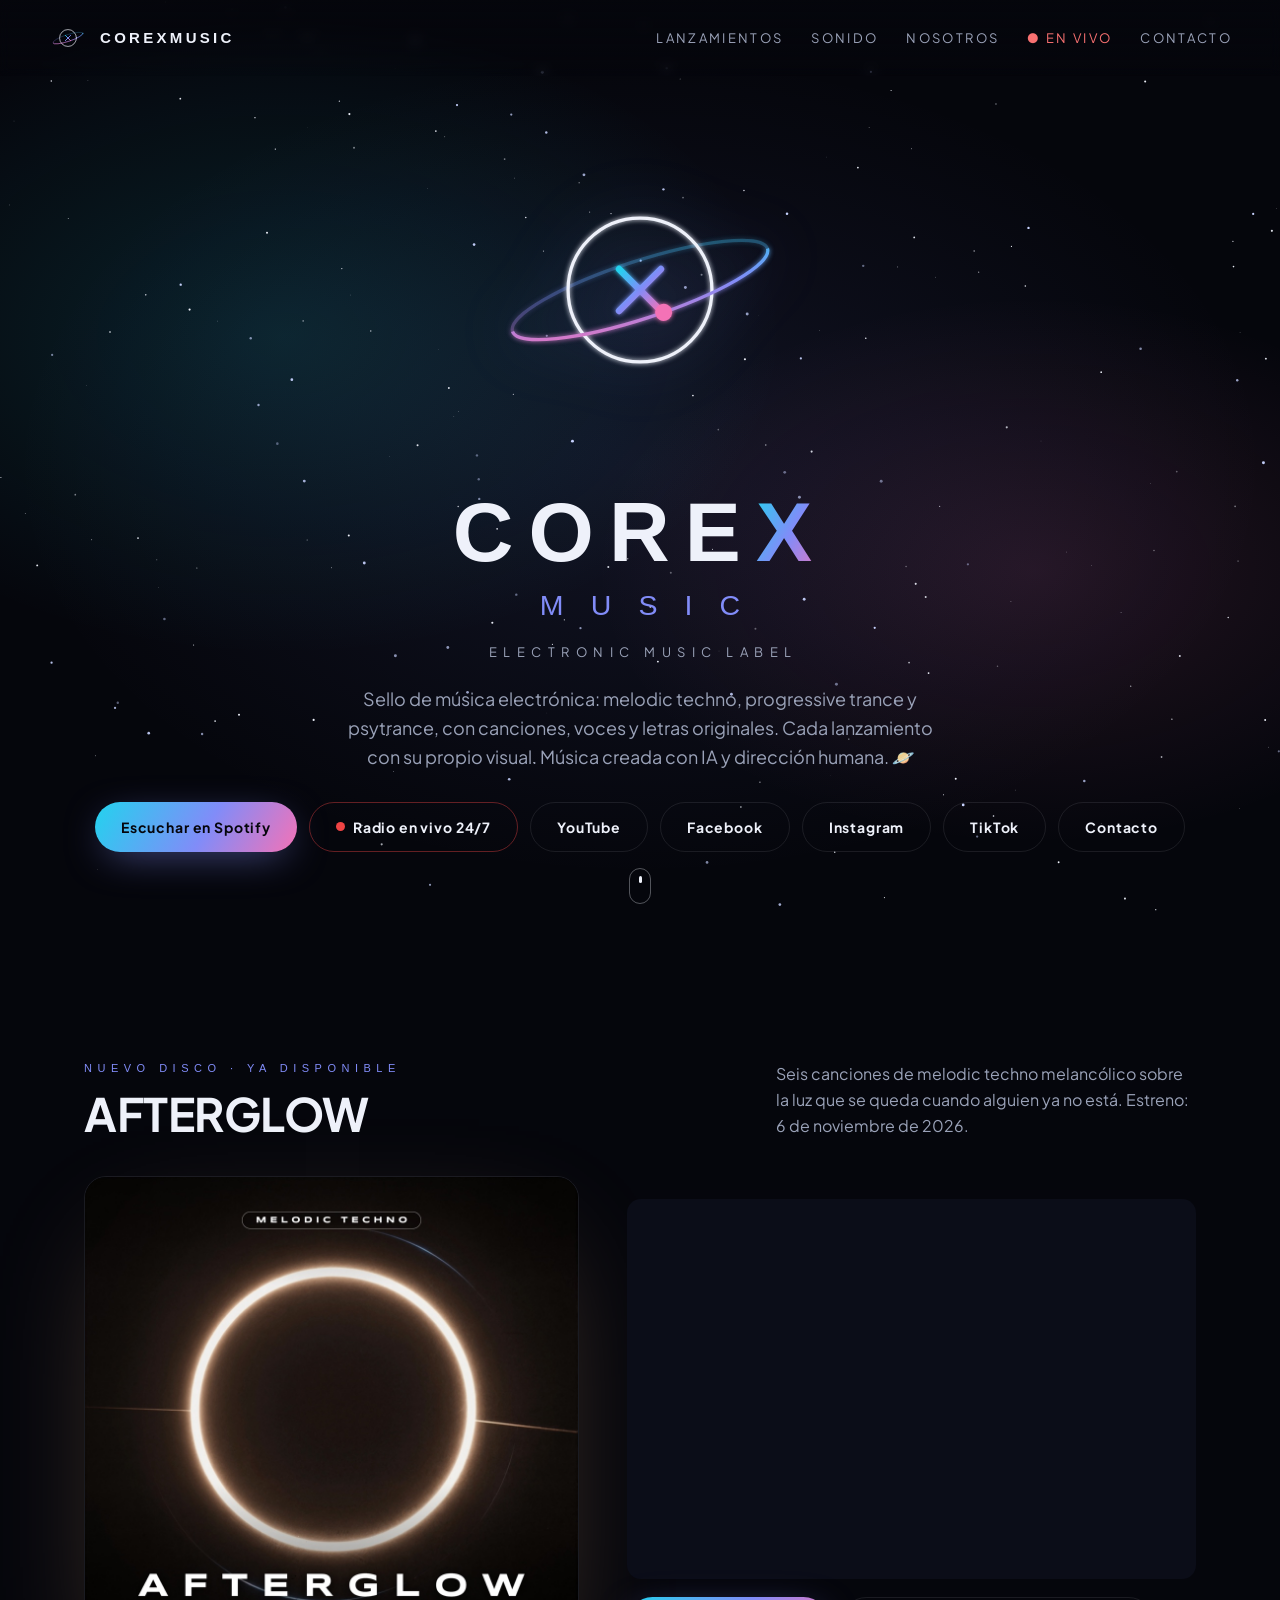
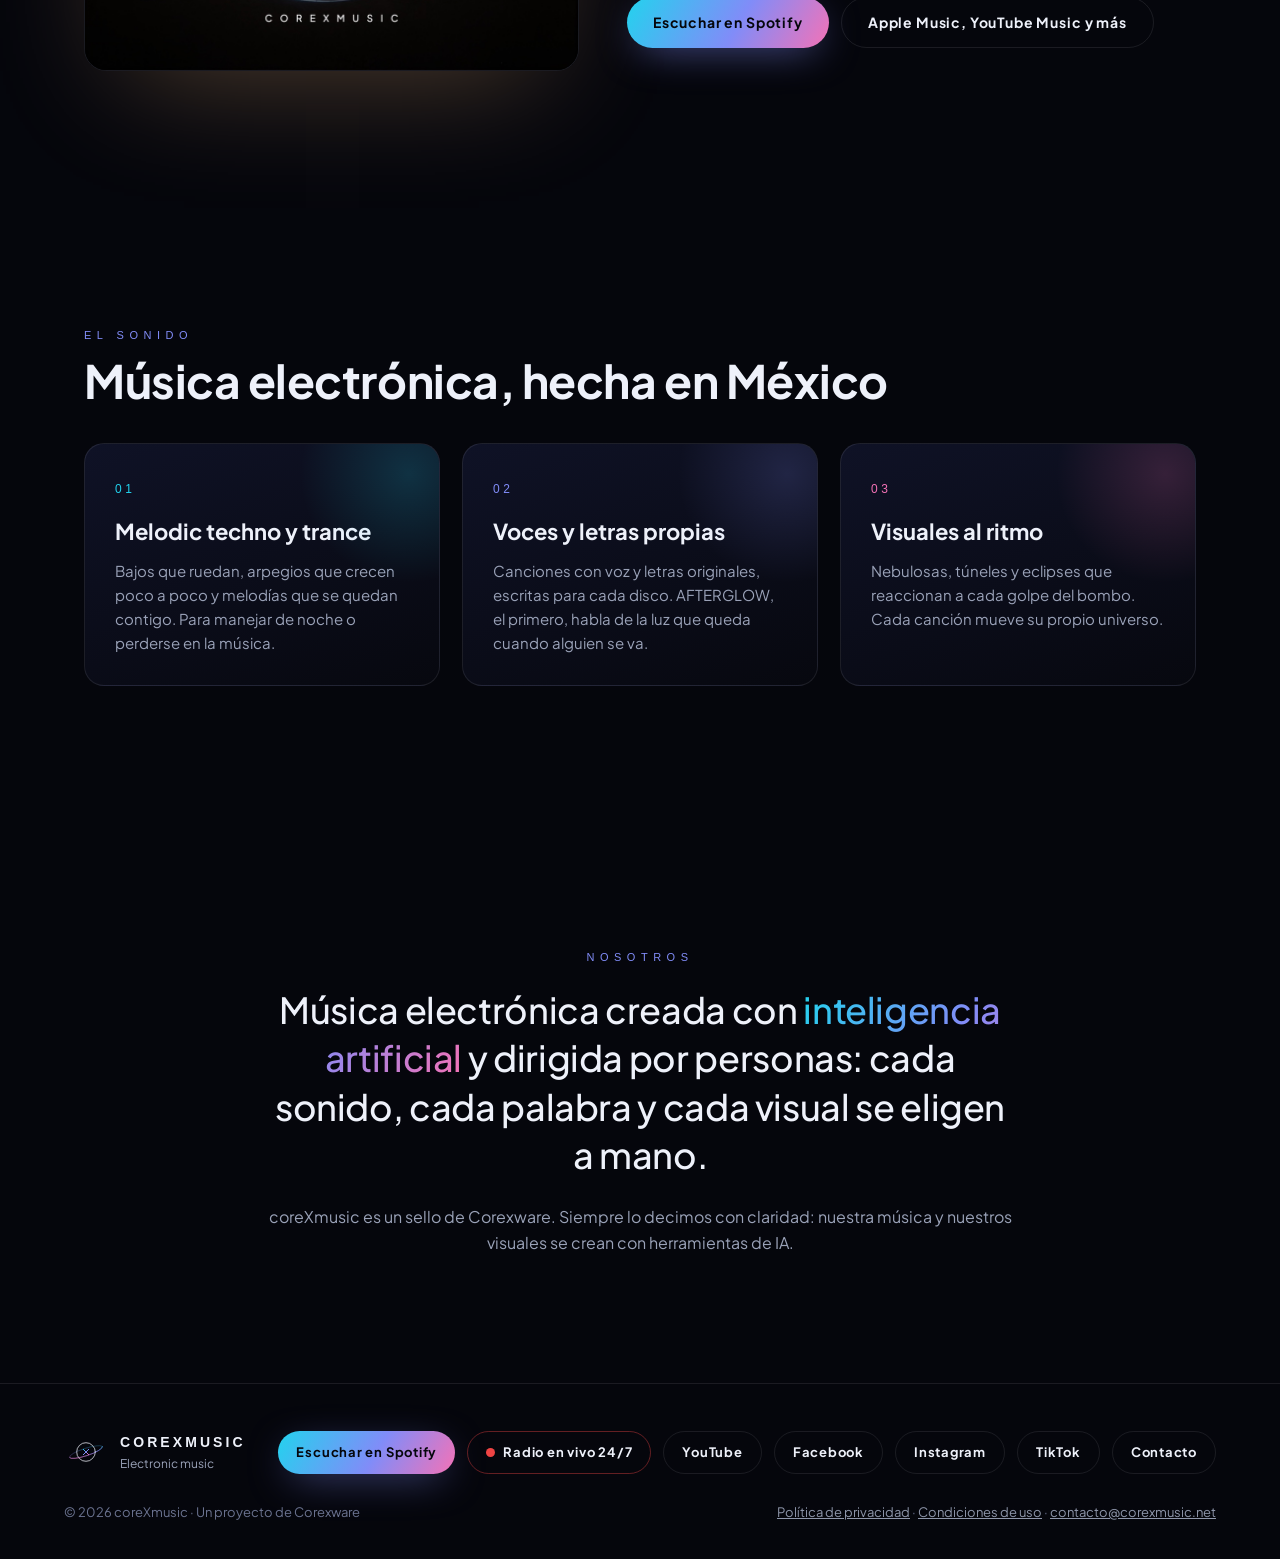
<file: index.html>
<!doctype html>
<html lang="es">
<head>
<meta charset="utf-8">
<meta name="viewport" content="width=device-width, initial-scale=1">
<title>coreXmusic · Electronic Music</title>
<meta name="description" content="Sello de progressive trance: canciones con voz y letras originales en español y en inglés. Cada lanzamiento con su propio visual. Música creada con IA y dirección humana. 🪐">
<meta property="og:title" content="coreXmusic · Electronic Music">
<meta property="og:description" content="Sello de progressive trance: canciones con voz y letras originales en español y en inglés. Cada lanzamiento con su propio visual. Música creada con IA y dirección humana. 🪐">
<meta property="og:image" content="https://corexmusic.net/compartir.jpg">
<meta property="og:type" content="music.musician">
<meta name="theme-color" content="#05060c">
<link rel="icon" href="icono.png" type="image/png">
<link rel="preconnect" href="https://fonts.googleapis.com">
<link rel="preconnect" href="https://fonts.gstatic.com" crossorigin>
<link href="https://fonts.googleapis.com/css2?family=Plus+Jakarta+Sans:wght@400;500;700&family=Syncopate:wght@400;700&display=swap" rel="stylesheet">
<style>
:root{--fondo:#05060c;--panel:#0b0d1a;--linea:rgba(238,241,250,.09);--texto:#eef1fa;--suave:#9aa2b8;--cian:#22D3EE;--violeta:#818CF8;--rosa:#F472B6}
*{box-sizing:border-box;margin:0;padding:0}
html{scroll-behavior:smooth}
body{background:var(--fondo);color:var(--texto);font-family:"Plus Jakarta Sans",system-ui,sans-serif;line-height:1.6;-webkit-font-smoothing:antialiased;overflow-x:hidden}
a{color:inherit}
.marca{font-family:Syncopate,sans-serif;letter-spacing:.22em;text-transform:uppercase}
/* barra */
nav{position:fixed;inset:0 0 auto 0;z-index:20;display:flex;align-items:center;justify-content:space-between;padding:18px clamp(16px,4vw,48px);background:linear-gradient(#05060ccc,#05060c00);backdrop-filter:blur(6px)}
nav .logo{display:flex;align-items:center;gap:12px;text-decoration:none}
nav .logo img{width:40px;height:40px}
nav .logo span{font-size:15px;font-weight:700}
nav .links{display:flex;gap:28px;font-size:13px;letter-spacing:.18em;text-transform:uppercase}
nav .links a{text-decoration:none;color:var(--suave);transition:color .2s}
nav .links a:hover{color:var(--texto)}
/* portada */
.hero{position:relative;min-height:100svh;display:grid;place-items:center;text-align:center;padding:120px 16px 80px;overflow:hidden}
#cielo{position:absolute;inset:0;width:100%;height:100%}
.hero::before{content:"";position:absolute;inset:-20%;background:radial-gradient(40% 35% at 30% 40%,#22d3ee22,transparent 70%),radial-gradient(35% 30% at 72% 58%,#f472b61f,transparent 70%),radial-gradient(50% 45% at 50% 50%,#818cf81a,transparent 70%);animation:deriva 18s ease-in-out infinite alternate;pointer-events:none}
@keyframes deriva{to{transform:translate3d(3%,-2%,0) scale(1.06)}}
.hero .contenido{position:relative;z-index:2;display:grid;justify-items:center;gap:22px}
.planeta{width:min(340px,70vw);height:auto;filter:drop-shadow(0 0 30px #818cf855);animation:respira 6s ease-in-out infinite}
@keyframes respira{50%{filter:drop-shadow(0 0 46px #818cf888)}}
.hero h1{font-family:Syncopate,sans-serif;font-weight:700;font-size:clamp(34px,7vw,84px);letter-spacing:.18em;line-height:1.05;margin-top:6px}
.hero h1 b{background:linear-gradient(120deg,var(--cian),var(--violeta),var(--rosa));-webkit-background-clip:text;background-clip:text;color:transparent}
.hero h1 .music{display:block;font-size:.34em;letter-spacing:.95em;padding-left:.95em;margin-top:.5em;color:var(--violeta);font-weight:400}
.hero .lema{font-size:clamp(11px,1.2vw,13px);letter-spacing:.5em;color:var(--suave);padding-left:.5em;text-transform:uppercase}
.hero p.gancho{max-width:620px;color:var(--suave);font-size:clamp(15px,1.7vw,18px)}
.botones{display:flex;flex-wrap:wrap;gap:12px;justify-content:center;margin-top:8px}
.boton{display:inline-flex;align-items:center;gap:8px;padding:13px 26px;border-radius:999px;text-decoration:none;font-weight:700;font-size:14px;letter-spacing:.06em;background:linear-gradient(120deg,var(--cian),var(--violeta) 55%,var(--rosa));color:#05060c;box-shadow:0 10px 40px -12px #818cf8aa;transition:transform .2s,box-shadow .2s}
.boton:hover{transform:translateY(-2px);box-shadow:0 16px 50px -12px #f472b6aa}
.boton.secundario{background:transparent;color:var(--texto);border:1px solid var(--linea);box-shadow:none}
.boton.secundario:hover{border-color:#818cf888}
.bajar{position:absolute;bottom:28px;left:50%;transform:translateX(-50%);z-index:2;width:22px;height:36px;border:1.5px solid #eef1fa55;border-radius:12px}
.bajar::after{content:"";position:absolute;left:50%;top:7px;width:3px;height:7px;margin-left:-1.5px;border-radius:2px;background:var(--texto);animation:raton 1.8s infinite}
@keyframes raton{60%{transform:translateY(10px);opacity:0}}
/* secciones */
section{padding:clamp(70px,10vw,130px) clamp(16px,5vw,64px);max-width:1240px;margin:0 auto}
.titulo{display:flex;align-items:end;justify-content:space-between;gap:20px;margin-bottom:38px;flex-wrap:wrap}
.titulo small{display:block;font-family:Syncopate,sans-serif;font-size:11px;letter-spacing:.5em;color:var(--violeta);margin-bottom:10px}
.titulo h2{font-size:clamp(28px,4vw,46px);font-weight:700;letter-spacing:-.01em;line-height:1.1}
.titulo p{color:var(--suave);max-width:420px}
/* lanzamientos */
.discos{display:grid;grid-template-columns:repeat(5,1fr);gap:20px}
@media (max-width:1100px){.discos{grid-template-columns:repeat(3,1fr)}}
@media (max-width:700px){.discos{grid-template-columns:repeat(2,1fr);gap:14px}}
.disco{position:relative;border-radius:18px;overflow:hidden;background:var(--panel);border:1px solid var(--linea);transition:transform .35s,border-color .35s}
.disco:hover{transform:translateY(-6px);border-color:#818cf866}
.disco .arte{position:relative;aspect-ratio:1;overflow:hidden}
.disco .arte img{width:100%;height:100%;object-fit:cover;transition:transform 1.2s}
.disco:hover .arte img{transform:scale(1.08)}
.disco .arte::after{content:"";position:absolute;inset:0;background:linear-gradient(transparent 55%,#05060ccc)}
.disco .sello{position:absolute;top:12px;left:12px;z-index:1;font-size:10px;letter-spacing:.3em;text-transform:uppercase;padding:5px 10px;border-radius:99px;background:#05060caa;border:1px solid var(--linea);backdrop-filter:blur(6px)}
.disco .info{padding:16px 18px 18px}
.disco .info b{display:block;font-size:16px}
.disco .info span{font-size:13px;color:var(--suave)}
.proximo{text-align:center;max-width:760px}
.proximo h2{font-family:Syncopate,sans-serif;font-size:clamp(28px,4.5vw,52px);letter-spacing:.14em;margin:16px 0 14px}
.proximo p{color:var(--suave)}
/* radio en vivo (6 nov 2026) */
.boton.radio{border-color:#ef444466}
.boton.radio:hover{border-color:#ef4444}
.punto{width:9px;height:9px;border-radius:50%;background:#ef4444;box-shadow:0 0 0 0 #ef4444aa;animation:latido 1.6s infinite}
@keyframes latido{70%{box-shadow:0 0 0 9px #ef444400}100%{box-shadow:0 0 0 0 #ef444400}}
nav .links a.vivo{color:#f87171}
/* disco (6 nov 2026) */
.album{display:grid;grid-template-columns:minmax(0,1fr) minmax(0,1.15fr);gap:clamp(20px,4vw,48px);align-items:center}
.album .portada{display:block;border-radius:22px;overflow:hidden;border:1px solid var(--linea);box-shadow:0 40px 120px -40px #f4b77a55}
.album .portada img{display:block;width:100%;height:auto;transition:transform 1.2s}
.album .portada:hover img{transform:scale(1.04)}
.album iframe{border-radius:14px;display:block;margin-bottom:18px;background:#0b0d18}
@media (max-width:800px){.album{grid-template-columns:1fr}}
/* sonido */
.pilares{display:grid;grid-template-columns:repeat(auto-fit,minmax(250px,1fr));gap:22px}
.pilar{padding:30px;border-radius:20px;background:linear-gradient(160deg,#0f1226,#07080f);border:1px solid var(--linea);position:relative;overflow:hidden}
.pilar::before{content:"";position:absolute;width:220px;height:220px;right:-80px;top:-80px;border-radius:50%;background:radial-gradient(var(--c),transparent 70%);opacity:.18}
.pilar .num{font-family:Syncopate,sans-serif;font-size:12px;letter-spacing:.3em;color:var(--c)}
.pilar h3{font-size:22px;margin:14px 0 10px}
.pilar p{color:var(--suave);font-size:15px}
/* manifiesto */
.manifiesto{text-align:center;max-width:880px}
.manifiesto blockquote{font-size:clamp(22px,3.2vw,36px);line-height:1.35;font-weight:500;letter-spacing:-.01em}
.manifiesto blockquote em{font-style:normal;background:linear-gradient(120deg,var(--cian),var(--violeta),var(--rosa));-webkit-background-clip:text;background-clip:text;color:transparent}
.manifiesto p{margin-top:24px;color:var(--suave)}
/* pie */
footer{border-top:1px solid var(--linea);padding:46px clamp(16px,5vw,64px) 36px}
.pie{max-width:1240px;margin:0 auto;display:flex;flex-wrap:wrap;gap:28px;align-items:center;justify-content:space-between}
.pie .logo{display:flex;align-items:center;gap:12px}
.pie .logo img{width:44px}
.pie .botones{margin:0}
.pie .boton{padding:10px 18px;font-size:13px}
.legal{max-width:1240px;margin:28px auto 0;font-size:13px;color:#6b7390;display:flex;flex-wrap:wrap;gap:8px 18px;justify-content:space-between}
.legal a{color:#8e96aa}
/* aparecer al bajar */
.aparece{opacity:0;transform:translateY(24px);transition:opacity .9s,transform .9s}
.aparece.visible{opacity:1;transform:none}
@media (max-width:760px){nav .links{display:none}}
@media (prefers-reduced-motion:reduce){*{animation:none!important;transition:none!important}.aparece{opacity:1;transform:none}}
</style>
</head>
<body>
<nav><a class="logo" href="#inicio"><img src="planeta.svg" alt=""><span class="marca">coreXmusic</span></a>
  <div class="links"><a href="#lanzamientos">Lanzamientos</a><a href="#sonido">Sonido</a><a href="#nosotros">Nosotros</a><a href="https://www.youtube.com/@corexmusicnet/live" rel="noopener" class="vivo">● En vivo</a><a href="mailto:contacto@corexmusic.net">Contacto</a></div></nav>

<header class="hero" id="inicio">
  <canvas id="cielo" aria-hidden="true"></canvas>
  <div class="contenido">
    <svg class="planeta" viewBox="-260 -260 520 520" role="img" aria-label="coreXmusic">
      <defs>
        <linearGradient id="g" x1="0" y1="0" x2="1" y2="1"><stop offset="0" stop-color="#22D3EE"/><stop offset=".5" stop-color="#818CF8"/><stop offset="1" stop-color="#F472B6"/></linearGradient>
        <linearGradient id="g2" x1="0" y1="1" x2="1" y2="0"><stop offset="0" stop-color="#F472B6"/><stop offset=".5" stop-color="#818CF8"/><stop offset="1" stop-color="#22D3EE"/></linearGradient>
        <filter id="b1" x="-50%" y="-50%" width="200%" height="200%"><feGaussianBlur stdDeviation="4" result="b"/><feMerge><feMergeNode in="b"/><feMergeNode in="SourceGraphic"/></feMerge></filter>
        <clipPath id="arriba"><rect x="-300" y="-300" width="600" height="300"/></clipPath><clipPath id="abajo"><rect x="-300" y="0" width="600" height="300"/></clipPath>
      </defs>
      <g fill="none" stroke-linecap="round" filter="url(#b1)">
        <g transform="rotate(-18)"><ellipse rx="205" ry="44" stroke="url(#g2)" stroke-width="5" opacity=".3" clip-path="url(#arriba)"/></g>
        <circle r="110" stroke="#eef1fa" stroke-width="5"/>
        <path d="M-32,-32 L32,32 M32,-32 L-32,32" stroke="url(#g)" stroke-width="10"/>
        <g transform="rotate(-18)"><ellipse rx="205" ry="44" stroke="url(#g2)" stroke-width="5" clip-path="url(#abajo)"/>
          <circle r="13" fill="#F472B6" stroke="none"><animateMotion dur="9s" repeatCount="indefinite" path="M205,0 A205,44 0 1 1 -205,0 A205,44 0 1 1 205,0"/></circle></g>
      </g>
    </svg>
    <h1>CORE<b>X</b><span class="music">MUSIC</span></h1>
    <div class="lema">ELECTRONIC MUSIC LABEL</div>
    <p class="gancho">Sello de música electrónica: melodic techno, progressive trance y psytrance, con canciones, voces y letras originales. Cada lanzamiento con su propio visual. Música creada con IA y dirección humana. 🪐</p>
    <div class="botones">
    <a class="boton" href="https://open.spotify.com/artist/284hPgPxzmEoIjNT3gGBtj" rel="noopener">Escuchar en Spotify</a>
    <a class="boton secundario radio" href="https://www.youtube.com/@corexmusicnet/live" rel="noopener"><span class="punto"></span>Radio en vivo 24/7</a>
    <a class="boton secundario" href="https://www.youtube.com/@corexmusicnet" rel="noopener">YouTube</a>
    <a class="boton secundario" href="https://www.facebook.com/corexmusicnet" rel="noopener">Facebook</a>
    <a class="boton secundario" href="https://www.instagram.com/corexmusicnet/" rel="noopener">Instagram</a>
    <a class="boton secundario" href="https://www.tiktok.com/@corexmusicnet" rel="noopener">TikTok</a>
    <a class="boton secundario" href="mailto:contacto@corexmusic.net">Contacto</a>
    </div>
  </div>
  <a class="bajar" href="#lanzamientos" aria-label="Bajar"></a>
</header>

<section id="lanzamientos" class="aparece">
  <div class="titulo"><div><small>NUEVO DISCO · YA DISPONIBLE</small><h2>AFTERGLOW</h2></div><p>Seis canciones de melodic techno melancólico sobre la luz que se queda cuando alguien ya no está. Estreno: 6 de noviembre de 2026.</p></div>
  <div class="album">
    <a class="portada" href="https://open.spotify.com/album/2fg7xPduNwmDVnlCl2Ub1Q" rel="noopener"><img src="afterglow.jpg" alt="Portada del disco AFTERGLOW de coreXmusic" width="1000" height="1000" loading="lazy"></a>
    <div class="lado">
      <iframe title="AFTERGLOW en Spotify" src="https://open.spotify.com/embed/album/2fg7xPduNwmDVnlCl2Ub1Q?utm_source=generator&amp;theme=0" width="100%" height="380" frameborder="0" allow="autoplay; clipboard-write; encrypted-media; fullscreen; picture-in-picture" loading="lazy"></iframe>
      <div class="botones" style="justify-content:flex-start">
        <a class="boton" href="https://open.spotify.com/album/2fg7xPduNwmDVnlCl2Ub1Q" rel="noopener">Escuchar en Spotify</a>
        <a class="boton secundario" href="https://distrokid.com/hyperfollow/corexmusic/afterglow" rel="noopener">Apple Music, YouTube Music y más</a>
      </div>
    </div>
  </div>
</section>

<section id="sonido">
  <div class="titulo aparece"><div><small>EL SONIDO</small><h2>Música electrónica, hecha en México</h2></div></div>
  <div class="pilares">
    <div class="pilar aparece" style="--c:#22D3EE"><span class="num">01</span><h3>Melodic techno y trance</h3><p>Bajos que ruedan, arpegios que crecen poco a poco y melodías que se quedan contigo. Para manejar de noche o perderse en la música.</p></div>
    <div class="pilar aparece" style="--c:#818CF8"><span class="num">02</span><h3>Voces y letras propias</h3><p>Canciones con voz y letras originales, escritas para cada disco. AFTERGLOW, el primero, habla de la luz que queda cuando alguien se va.</p></div>
    <div class="pilar aparece" style="--c:#F472B6"><span class="num">03</span><h3>Visuales al ritmo</h3><p>Nebulosas, túneles y eclipses que reaccionan a cada golpe del bombo. Cada canción mueve su propio universo.</p></div>
  </div>
</section>

<section id="nosotros" class="manifiesto aparece">
  <small class="marca" style="font-size:11px;color:var(--violeta);letter-spacing:.5em">NOSOTROS</small>
  <blockquote style="margin-top:18px">Música electrónica creada con <em>inteligencia artificial</em> y dirigida por personas: cada sonido, cada palabra y cada visual se eligen a mano.</blockquote>
  <p>coreXmusic es un sello de Corexware. Siempre lo decimos con claridad: nuestra música y nuestros visuales se crean con herramientas de IA.</p>
</section>

<footer>
  <div class="pie">
    <div class="logo"><img src="planeta.svg" alt=""><div><div class="marca" style="font-size:14px;font-weight:700">coreXmusic</div><div style="font-size:12px;color:var(--suave)">Electronic music</div></div></div>
    <div class="botones">
    <a class="boton" href="https://open.spotify.com/artist/284hPgPxzmEoIjNT3gGBtj" rel="noopener">Escuchar en Spotify</a>
    <a class="boton secundario radio" href="https://www.youtube.com/@corexmusicnet/live" rel="noopener"><span class="punto"></span>Radio en vivo 24/7</a>
    <a class="boton secundario" href="https://www.youtube.com/@corexmusicnet" rel="noopener">YouTube</a>
    <a class="boton secundario" href="https://www.facebook.com/corexmusicnet" rel="noopener">Facebook</a>
    <a class="boton secundario" href="https://www.instagram.com/corexmusicnet/" rel="noopener">Instagram</a>
    <a class="boton secundario" href="https://www.tiktok.com/@corexmusicnet" rel="noopener">TikTok</a>
    <a class="boton secundario" href="mailto:contacto@corexmusic.net">Contacto</a>
    </div>
  </div>
  <div class="legal"><span>© 2026 coreXmusic · Un proyecto de Corexware</span><span><a href="privacidad.html">Política de privacidad</a> · <a href="terminos.html">Condiciones de uso</a> · <a href="mailto:contacto@corexmusic.net">contacto@corexmusic.net</a></span></div>
</footer>

<script>
// cielo: estrellas que titilan y se desplazan despacio (se apaga si la persona pidió menos movimiento)
(() => {
  const c = document.getElementById('cielo'), x = c.getContext('2d'), quieto = matchMedia('(prefers-reduced-motion: reduce)').matches;
  let w, h, e = [];
  const medir = () => { const r = devicePixelRatio || 1; w = c.clientWidth; h = c.clientHeight; c.width = w * r; c.height = h * r; x.setTransform(r, 0, 0, r, 0, 0);
    e = Array.from({ length: Math.round(w * h / 5200) }, () => ({ x: Math.random() * w, y: Math.random() * h, r: Math.random() * 1.3 + .2, f: Math.random() * 6.3, v: Math.random() * .12 + .02 })); };
  const pintar = (t) => { x.clearRect(0, 0, w, h);
    for (const s of e) { const a = .35 + .65 * Math.abs(Math.sin(t / 1400 + s.f)); x.globalAlpha = a; x.fillStyle = s.r > 1.1 ? '#c7d2fe' : '#eef1fa';
      x.beginPath(); x.arc(s.x, s.y, s.r, 0, 6.3); x.fill(); if (!quieto) { s.y -= s.v; if (s.y < -2) { s.y = h + 2; s.x = Math.random() * w; } } }
    if (!quieto) requestAnimationFrame(pintar); };
  addEventListener('resize', medir); medir(); requestAnimationFrame(pintar);
  const ob = new IntersectionObserver(es => es.forEach(en => { if (en.isIntersecting) { en.target.classList.add('visible'); ob.unobserve(en.target); } }), { threshold: .15 });
  document.querySelectorAll('.aparece').forEach(el => ob.observe(el));
})();
</script>
</body>
</html>
</file>
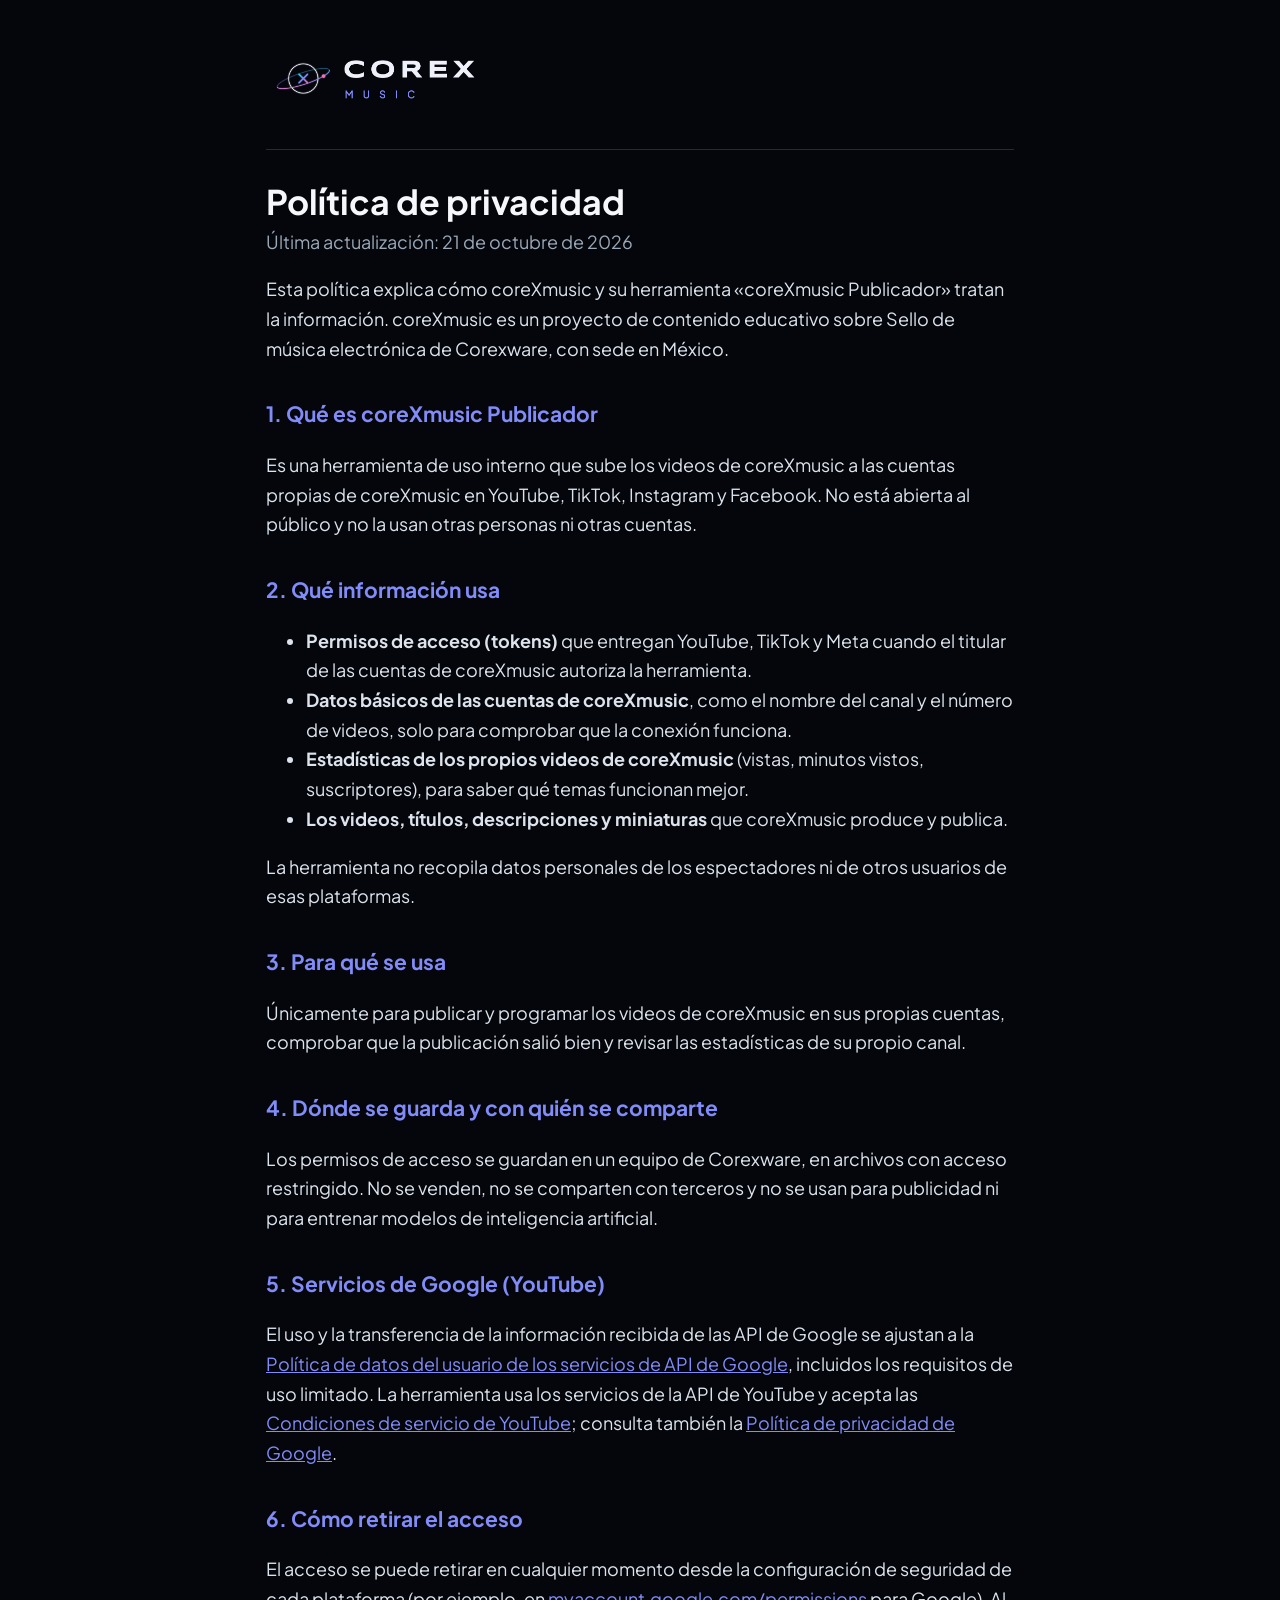
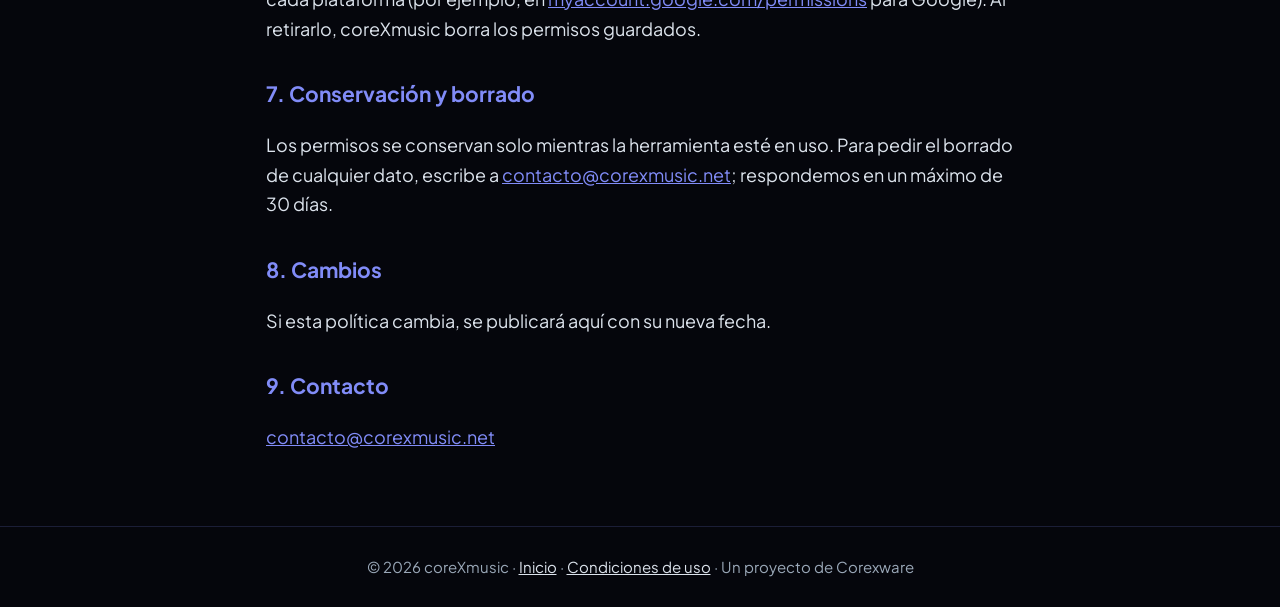
<file: privacidad.html>
<!doctype html>
<html lang="es">
<head>
<meta charset="utf-8">
<meta name="viewport" content="width=device-width, initial-scale=1">
<title>Política de privacidad · coreXmusic</title>
<link rel="icon" href="icono.png" type="image/png">
<link rel="preconnect" href="https://fonts.googleapis.com">
<link rel="preconnect" href="https://fonts.gstatic.com" crossorigin>
<link href="https://fonts.googleapis.com/css2?family=Plus+Jakarta+Sans:wght@400;700&display=swap" rel="stylesheet">
<link rel="stylesheet" href="estilo.css">
</head>
<body class="">
<main class="legal">
  <header><a href="index.html"><img src="logo.png" alt="coreXmusic"></a></header>

  <h1>Política de privacidad</h1>
  <p class="fecha">Última actualización: 21 de octubre de 2026</p>

  <p>Esta política explica cómo coreXmusic y su herramienta «coreXmusic Publicador» tratan la información. coreXmusic es un proyecto de contenido educativo sobre Sello de música electrónica de Corexware, con sede en México.</p>

  <h2>1. Qué es coreXmusic Publicador</h2>
  <p>Es una herramienta de uso interno que sube los videos de coreXmusic a las cuentas propias de coreXmusic en YouTube, TikTok, Instagram y Facebook. No está abierta al público y no la usan otras personas ni otras cuentas.</p>

  <h2>2. Qué información usa</h2>
  <ul>
    <li><strong>Permisos de acceso (tokens)</strong> que entregan YouTube, TikTok y Meta cuando el titular de las cuentas de coreXmusic autoriza la herramienta.</li>
    <li><strong>Datos básicos de las cuentas de coreXmusic</strong>, como el nombre del canal y el número de videos, solo para comprobar que la conexión funciona.</li>
    <li><strong>Estadísticas de los propios videos de coreXmusic</strong> (vistas, minutos vistos, suscriptores), para saber qué temas funcionan mejor.</li>
    <li><strong>Los videos, títulos, descripciones y miniaturas</strong> que coreXmusic produce y publica.</li>
  </ul>
  <p>La herramienta no recopila datos personales de los espectadores ni de otros usuarios de esas plataformas.</p>

  <h2>3. Para qué se usa</h2>
  <p>Únicamente para publicar y programar los videos de coreXmusic en sus propias cuentas, comprobar que la publicación salió bien y revisar las estadísticas de su propio canal.</p>

  <h2>4. Dónde se guarda y con quién se comparte</h2>
  <p>Los permisos de acceso se guardan en un equipo de Corexware, en archivos con acceso restringido. No se venden, no se comparten con terceros y no se usan para publicidad ni para entrenar modelos de inteligencia artificial.</p>

  <h2>5. Servicios de Google (YouTube)</h2>
  <p>El uso y la transferencia de la información recibida de las API de Google se ajustan a la <a href="https://developers.google.com/terms/api-services-user-data-policy">Política de datos del usuario de los servicios de API de Google</a>, incluidos los requisitos de uso limitado. La herramienta usa los servicios de la API de YouTube y acepta las <a href="https://www.youtube.com/t/terms">Condiciones de servicio de YouTube</a>; consulta también la <a href="https://policies.google.com/privacy">Política de privacidad de Google</a>.</p>

  <h2>6. Cómo retirar el acceso</h2>
  <p>El acceso se puede retirar en cualquier momento desde la configuración de seguridad de cada plataforma (por ejemplo, en <a href="https://myaccount.google.com/permissions">myaccount.google.com/permissions</a> para Google). Al retirarlo, coreXmusic borra los permisos guardados.</p>

  <h2 id="borrado">7. Conservación y borrado</h2>
  <p>Los permisos se conservan solo mientras la herramienta esté en uso. Para pedir el borrado de cualquier dato, escribe a <a href="mailto:contacto@corexmusic.net">contacto@corexmusic.net</a>; respondemos en un máximo de 30 días.</p>

  <h2>8. Cambios</h2>
  <p>Si esta política cambia, se publicará aquí con su nueva fecha.</p>

  <h2>9. Contacto</h2>
  <p><a href="mailto:contacto@corexmusic.net">contacto@corexmusic.net</a></p>
</main>
<footer>© 2026 coreXmusic · <a href="index.html">Inicio</a> · <a href="terminos.html">Condiciones de uso</a> · Un proyecto de Corexware</footer>
</body>
</html>
</file>
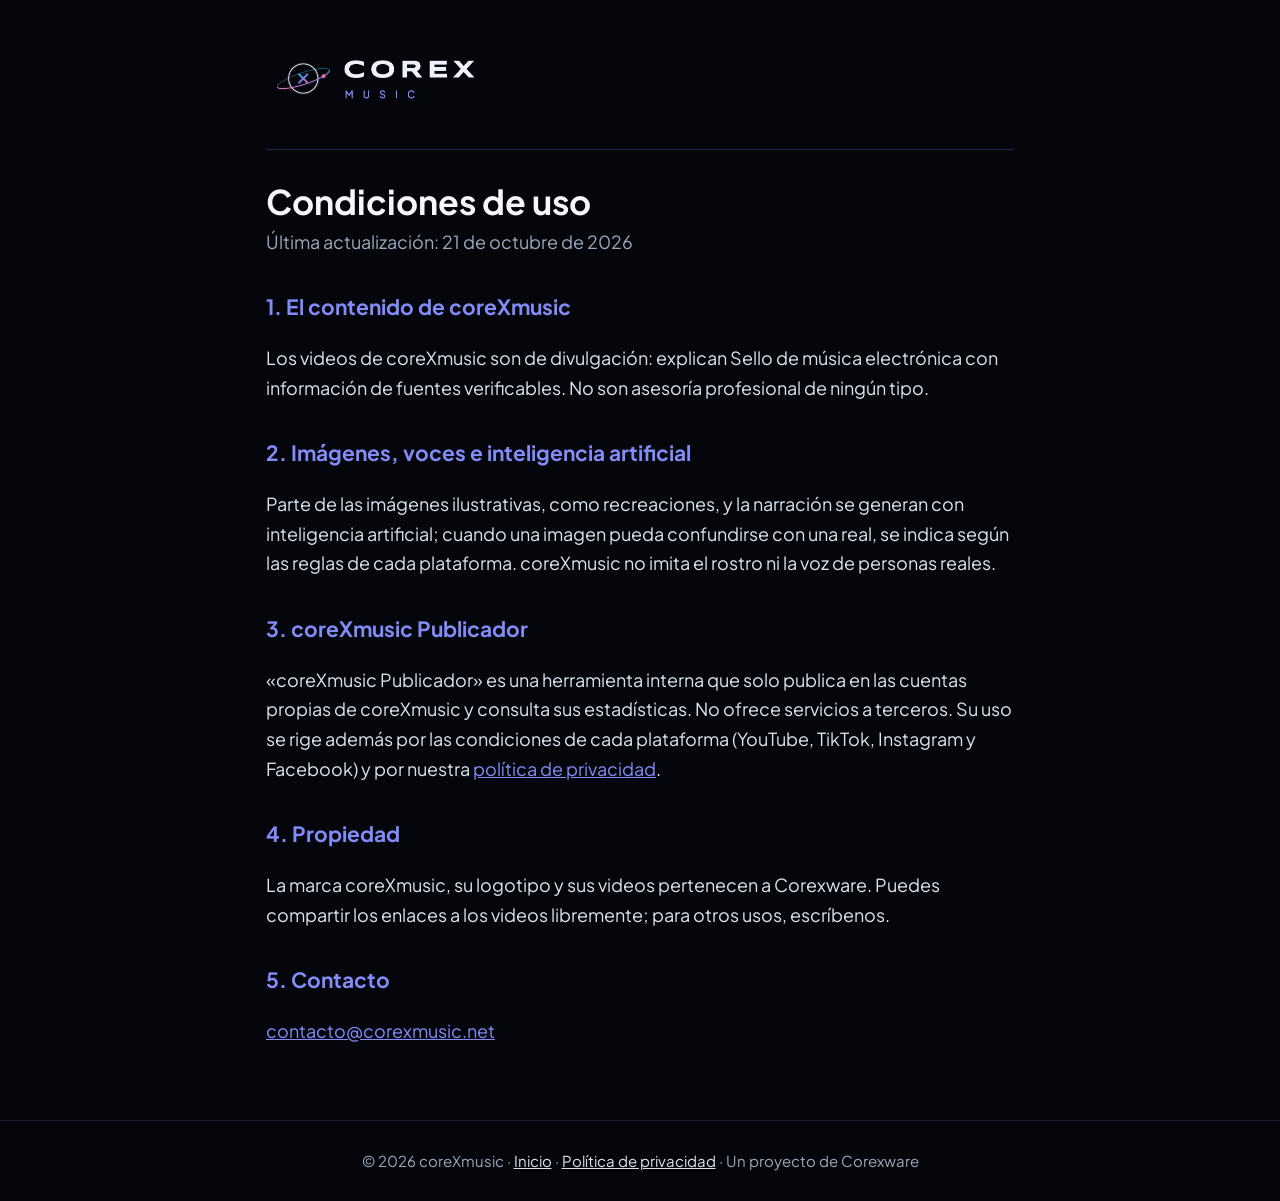
<file: terminos.html>
<!doctype html>
<html lang="es">
<head>
<meta charset="utf-8">
<meta name="viewport" content="width=device-width, initial-scale=1">
<title>Condiciones de uso · coreXmusic</title>
<link rel="icon" href="icono.png" type="image/png">
<link rel="preconnect" href="https://fonts.googleapis.com">
<link rel="preconnect" href="https://fonts.gstatic.com" crossorigin>
<link href="https://fonts.googleapis.com/css2?family=Plus+Jakarta+Sans:wght@400;700&display=swap" rel="stylesheet">
<link rel="stylesheet" href="estilo.css">
</head>
<body class="">
<main class="legal">
  <header><a href="index.html"><img src="logo.png" alt="coreXmusic"></a></header>

  <h1>Condiciones de uso</h1>
  <p class="fecha">Última actualización: 21 de octubre de 2026</p>

  <h2>1. El contenido de coreXmusic</h2>
  <p>Los videos de coreXmusic son de divulgación: explican Sello de música electrónica con información de fuentes verificables. No son asesoría profesional de ningún tipo.</p>

  <h2>2. Imágenes, voces e inteligencia artificial</h2>
  <p>Parte de las imágenes ilustrativas, como recreaciones, y la narración se generan con inteligencia artificial; cuando una imagen pueda confundirse con una real, se indica según las reglas de cada plataforma. coreXmusic no imita el rostro ni la voz de personas reales.</p>

  <h2>3. coreXmusic Publicador</h2>
  <p>«coreXmusic Publicador» es una herramienta interna que solo publica en las cuentas propias de coreXmusic y consulta sus estadísticas. No ofrece servicios a terceros. Su uso se rige además por las condiciones de cada plataforma (YouTube, TikTok, Instagram y Facebook) y por nuestra <a href="privacidad.html">política de privacidad</a>.</p>

  <h2>4. Propiedad</h2>
  <p>La marca coreXmusic, su logotipo y sus videos pertenecen a Corexware. Puedes compartir los enlaces a los videos libremente; para otros usos, escríbenos.</p>

  <h2>5. Contacto</h2>
  <p><a href="mailto:contacto@corexmusic.net">contacto@corexmusic.net</a></p>
</main>
<footer>© 2026 coreXmusic · <a href="index.html">Inicio</a> · <a href="privacidad.html">Política de privacidad</a> · Un proyecto de Corexware</footer>
</body>
</html>
</file>
<file: estilo.css>
:root {
  --fondo: #05060c;
  --fondo-2: #141836;
  --acento: #818CF8;
  --acento-2: #F472B6;
  --claro: #F5F7FA;
  --texto: #DCE3EC;
  --suave: #9AA8B8;
}
* { box-sizing: border-box; }
html, body { margin: 0; }
body {
  background: var(--fondo);
  color: var(--texto);
  font-family: "Plus Jakarta Sans", system-ui, -apple-system, "Segoe UI", sans-serif;
  font-size: 18px;
  line-height: 1.65;
}
a { color: var(--acento); }
a:hover { color: var(--claro); }

/* Portada */
.portada {
  min-height: 100vh;
  display: flex;
  flex-direction: column;
  align-items: center;
  justify-content: center;
  text-align: center;
  padding: 48px 16px;
  background:
    radial-gradient(ellipse at 50% 35%, color-mix(in srgb, var(--fondo-2) 85%, transparent) 0%, var(--fondo) 72%);
}
.portada img.logo { width: min(620px, 92vw); height: auto; }
.portada p.gancho { max-width: 660px; font-size: clamp(18px, 2.4vw, 22px); color: var(--claro); margin: 28px auto 32px; }
.botones { display: flex; gap: 12px; flex-wrap: wrap; justify-content: center; }
.boton {
  display: inline-block;
  padding: 12px 24px;
  border-radius: 999px;
  font-weight: 700;
  text-decoration: none;
  background: var(--acento);
  color: var(--fondo);
}
.boton:hover { background: var(--claro); color: var(--fondo); }
.boton.secundario { background: transparent; color: var(--claro); border: 2px solid color-mix(in srgb, var(--acento) 60%, transparent); }
.boton.secundario:hover { border-color: var(--claro); }
.temas {
  display: grid;
  grid-template-columns: repeat(auto-fit, minmax(min(220px, 100%), 1fr));
  gap: 16px;
  width: 100%;
  max-width: 980px;
  margin: 56px auto 0;
  text-align: left;
}
.tema { background: color-mix(in srgb, var(--fondo-2) 55%, transparent); border: 1px solid color-mix(in srgb, var(--acento) 25%, transparent); border-radius: 16px; padding: 18px 20px; }
.tema b { display: block; color: var(--acento); margin-bottom: 4px; }

/* Páginas legales */
main.legal { max-width: 780px; margin: 0 auto; padding: 32px 16px 56px; }
main.legal header { padding: 8px 0 24px; border-bottom: 1px solid color-mix(in srgb, var(--acento) 25%, transparent); }
main.legal header img { width: 300px; max-width: 80vw; height: auto; }
main.legal h1 { color: var(--claro); font-size: 34px; line-height: 1.2; margin: 32px 0 4px; }
main.legal h2 { color: var(--acento); font-size: 21px; margin-top: 34px; }
.fecha { color: var(--suave); margin-top: 0; }

footer { text-align: center; color: var(--suave); font-size: 15px; padding: 28px 16px; border-top: 1px solid color-mix(in srgb, var(--acento) 18%, transparent); }
footer a { color: var(--texto); }

/* Apariencia clara */
body.claro { --claro: #0F172A; --texto: #273244; --suave: #5B6878; background: #F6F7F9; }
body.claro .portada { background: radial-gradient(ellipse at 50% 35%, color-mix(in srgb, var(--acento) 14%, #ffffff) 0%, #F6F7F9 70%); }
body.claro .boton { background: var(--fondo); color: #fff; }
body.claro .boton:hover { background: var(--acento); color: var(--fondo); }
body.claro .boton.secundario { color: var(--fondo); border-color: var(--fondo); background: transparent; }
body.claro .tema { background: #ffffff; border-color: #E2E6EC; }
body.claro .tema b { color: var(--fondo); }
body.claro a { color: var(--fondo); }
body.claro main.legal h2 { color: var(--fondo); }
/* Portada con el banner del canal de fondo */
body.con-banner .portada { background: linear-gradient(color-mix(in srgb, var(--fondo) 62%, transparent), color-mix(in srgb, var(--fondo) 88%, transparent) 70%, var(--fondo)), url("compartir.jpg") center / cover no-repeat; }
body.claro.con-banner .portada { background: linear-gradient(rgba(246, 247, 249, .62), rgba(246, 247, 249, .9) 70%, #F6F7F9), url("compartir.jpg") center / cover no-repeat; }
</file>
